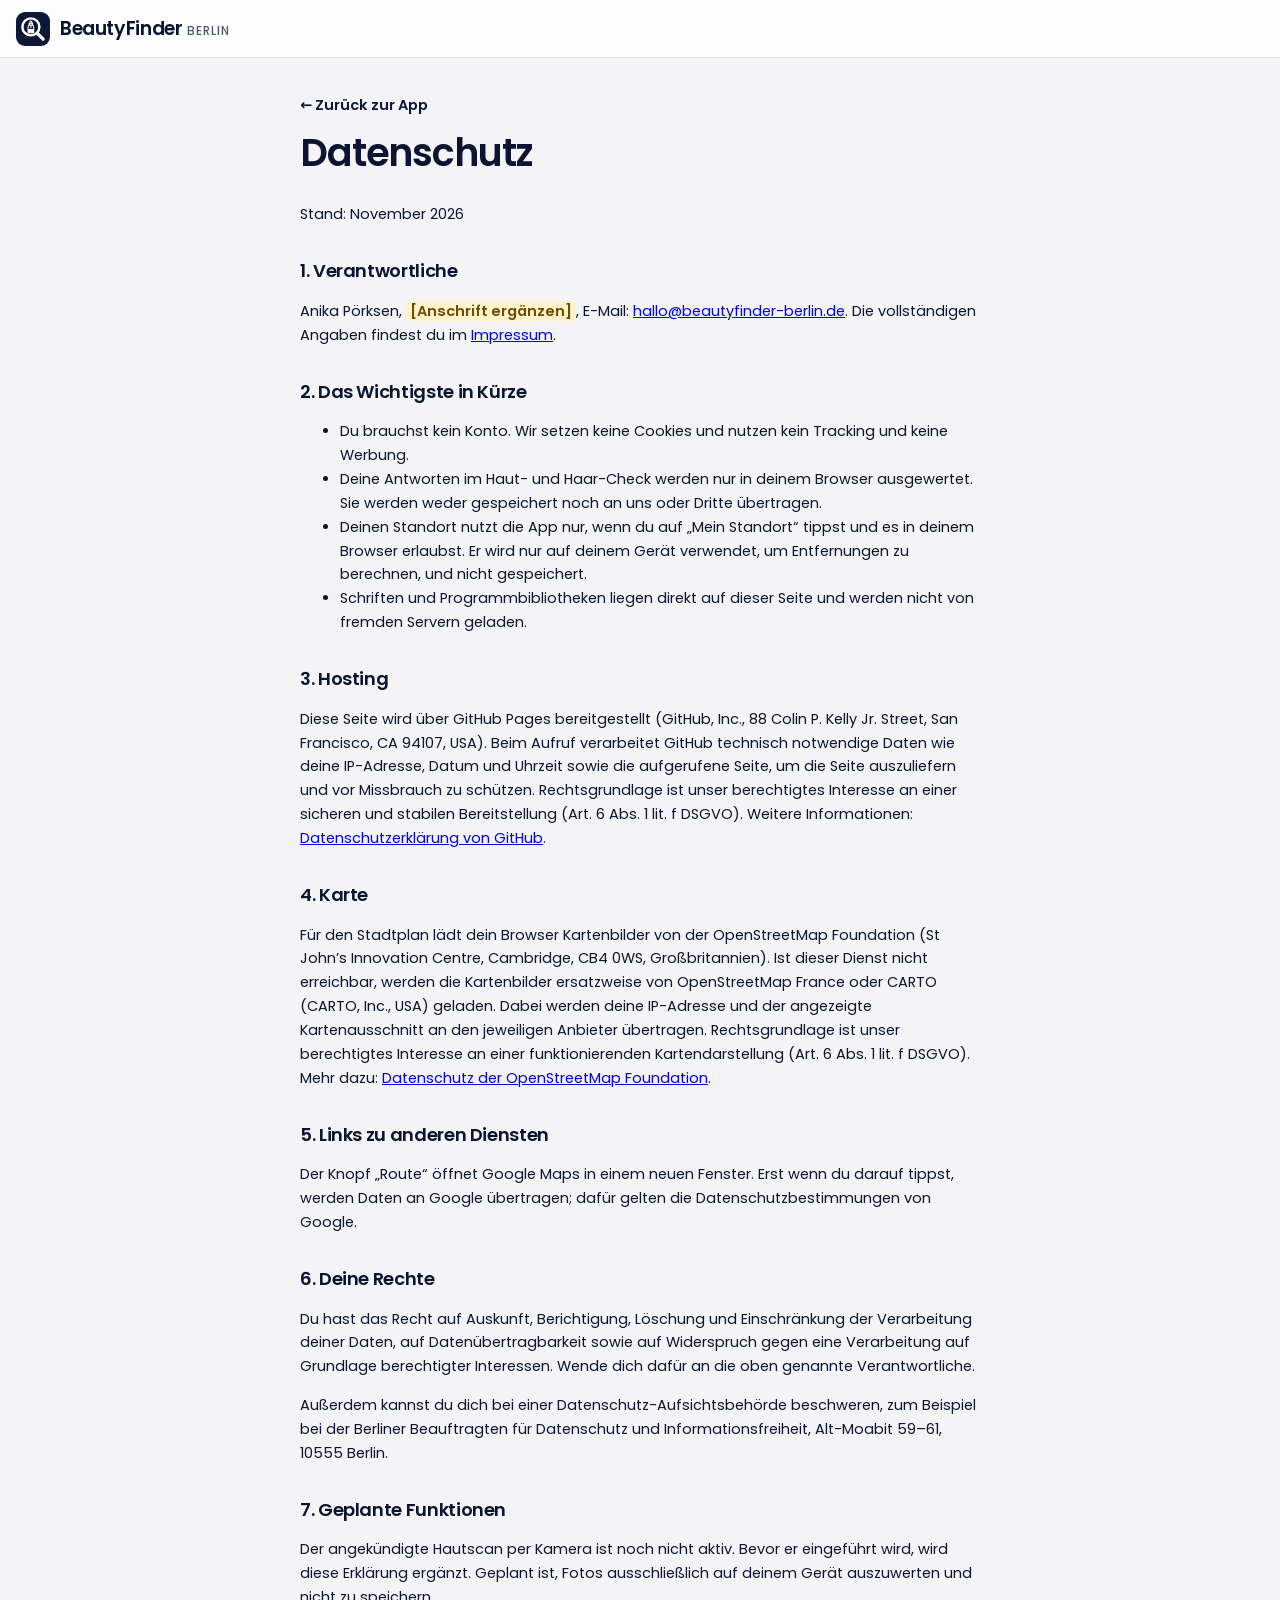
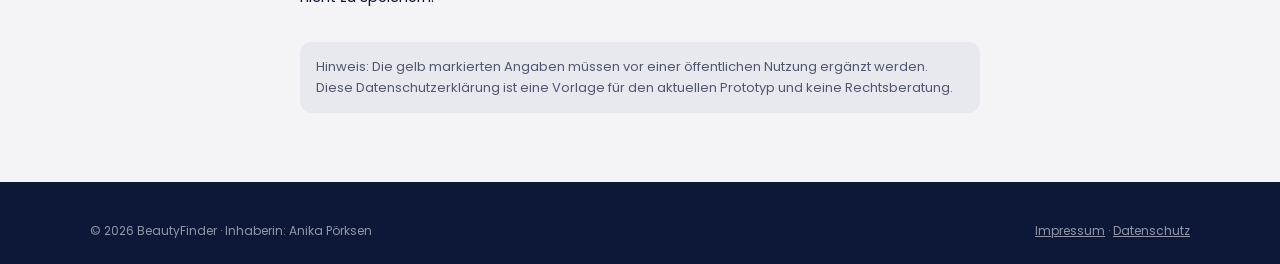
<file: datenschutz.html>
<!doctype html>
<html lang="de">
<head>
  <meta charset="utf-8">
  <meta name="viewport" content="width=device-width, initial-scale=1, viewport-fit=cover">
  <title>Datenschutz · BeautyFinder Berlin</title>
  <meta name="description" content="Datenschutzerklärung von BeautyFinder Berlin">
  <meta name="theme-color" content="#0d1838">
  <link rel="icon" href="icons/icon.svg" type="image/svg+xml">
  <link rel="icon" href="icons/icon-32.png" sizes="32x32" type="image/png">
  <link rel="apple-touch-icon" href="icons/apple-touch-icon.png">
  <link rel="manifest" href="manifest.webmanifest">
  <meta name="apple-mobile-web-app-title" content="BeautyFinder">
  <meta name="application-name" content="BeautyFinder">
  <meta name="apple-mobile-web-app-capable" content="yes">
  <meta name="mobile-web-app-capable" content="yes">
  <meta name="apple-mobile-web-app-status-bar-style" content="default">
  <link rel="stylesheet" href="css/styles.css">
</head>
<body class="legal-page">
  <header class="topbar">
    <a class="brand" href="./" style="text-decoration:none;color:inherit"><span class="logo" aria-hidden="true"><svg viewBox="0 0 64 64">
        <circle cx="28" cy="28" r="16" class="lg-ring"/><path d="M40 40 L51 51" class="lg-handle"/>
        <g class="lg-line"><path d="M26.2 21v-2.4a1.8 1.8 0 0 1 3.6 0V21"/><rect x="24.6" y="21" width="6.8" height="3.6" rx="0.9"/><path d="M25.6 24.6c-1.9.6-2.9 2-2.9 4V37a2 2 0 0 0 2 2h6.6a2 2 0 0 0 2-2v-8.4c0-2-1-3.4-2.9-4"/><path d="M28 24.6v5"/></g><path d="M22.7 32.2h10.6V37a2 2 0 0 1-2 2h-6.6a2 2 0 0 1-2-2z" class="lg-fg"/>
      </svg></span><span>BeautyFinder <small>Berlin</small></span></a>
  </header>
  <main class="legal">
    <a class="back" href="./">← Zurück zur App</a>
    <h1>Datenschutz</h1>
    <p>Stand: November 2026</p>

    <h2>1. Verantwortliche</h2>
    <p>Anika Pörksen, <span class="todo">[Anschrift ergänzen]</span>, E-Mail: <a href="mailto:hallo@beautyfinder-berlin.de">hallo@beautyfinder-berlin.de</a>.
    Die vollständigen Angaben findest du im <a href="impressum.html">Impressum</a>.</p>

    <h2>2. Das Wichtigste in Kürze</h2>
    <ul>
      <li>Du brauchst kein Konto. Wir setzen keine Cookies und nutzen kein Tracking und keine Werbung.</li>
      <li>Deine Antworten im Haut- und Haar-Check werden nur in deinem Browser ausgewertet. Sie werden weder gespeichert noch an uns oder Dritte übertragen.</li>
      <li>Deinen Standort nutzt die App nur, wenn du auf „Mein Standort“ tippst und es in deinem Browser erlaubst. Er wird nur auf deinem Gerät verwendet, um Entfernungen zu berechnen, und nicht gespeichert.</li>
      <li>Schriften und Programmbibliotheken liegen direkt auf dieser Seite und werden nicht von fremden Servern geladen.</li>
    </ul>

    <h2>3. Hosting</h2>
    <p>Diese Seite wird über GitHub Pages bereitgestellt (GitHub, Inc., 88 Colin P. Kelly Jr. Street, San Francisco, CA 94107, USA).
    Beim Aufruf verarbeitet GitHub technisch notwendige Daten wie deine IP-Adresse, Datum und Uhrzeit sowie die aufgerufene Seite,
    um die Seite auszuliefern und vor Missbrauch zu schützen. Rechtsgrundlage ist unser berechtigtes Interesse an einer sicheren
    und stabilen Bereitstellung (Art. 6 Abs. 1 lit. f DSGVO). Weitere Informationen:
    <a href="https://docs.github.com/de/site-policy/privacy-policies/github-general-privacy-statement" target="_blank" rel="noopener">Datenschutzerklärung von GitHub</a>.</p>

    <h2>4. Karte</h2>
    <p>Für den Stadtplan lädt dein Browser Kartenbilder von der OpenStreetMap Foundation (St John’s Innovation Centre, Cambridge, CB4 0WS, Großbritannien).
    Ist dieser Dienst nicht erreichbar, werden die Kartenbilder ersatzweise von OpenStreetMap France oder CARTO (CARTO, Inc., USA) geladen.
    Dabei werden deine IP-Adresse und der angezeigte Kartenausschnitt an den jeweiligen Anbieter übertragen.
    Rechtsgrundlage ist unser berechtigtes Interesse an einer funktionierenden Kartendarstellung (Art. 6 Abs. 1 lit. f DSGVO).
    Mehr dazu: <a href="https://osmfoundation.org/wiki/Privacy_Policy" target="_blank" rel="noopener">Datenschutz der OpenStreetMap Foundation</a>.</p>

    <h2>5. Links zu anderen Diensten</h2>
    <p>Der Knopf „Route“ öffnet Google Maps in einem neuen Fenster. Erst wenn du darauf tippst, werden Daten an Google übertragen;
    dafür gelten die Datenschutzbestimmungen von Google.</p>

    <h2>6. Deine Rechte</h2>
    <p>Du hast das Recht auf Auskunft, Berichtigung, Löschung und Einschränkung der Verarbeitung deiner Daten, auf Datenübertragbarkeit
    sowie auf Widerspruch gegen eine Verarbeitung auf Grundlage berechtigter Interessen. Wende dich dafür an die oben genannte Verantwortliche.</p>
    <p>Außerdem kannst du dich bei einer Datenschutz-Aufsichtsbehörde beschweren, zum Beispiel bei der Berliner Beauftragten für Datenschutz
    und Informationsfreiheit, Alt-Moabit 59–61, 10555 Berlin.</p>

    <h2>7. Geplante Funktionen</h2>
    <p>Der angekündigte Hautscan per Kamera ist noch nicht aktiv. Bevor er eingeführt wird, wird diese Erklärung ergänzt.
    Geplant ist, Fotos ausschließlich auf deinem Gerät auszuwerten und nicht zu speichern.</p>

    <p class="note">Hinweis: Die gelb markierten Angaben müssen vor einer öffentlichen Nutzung ergänzt werden.
    Diese Datenschutzerklärung ist eine Vorlage für den aktuellen Prototyp und keine Rechtsberatung.</p>
  </main>
  <footer class="site-footer">
    <div class="footer-bottom" style="margin-top:0;border-top:0;padding-top:0">
      <span>© 2026 BeautyFinder · Inhaberin: Anika Pörksen</span>
      <span><a href="impressum.html" style="color:inherit">Impressum</a> · <a href="datenschutz.html" style="color:inherit">Datenschutz</a></span>
    </div>
  </footer>
</body>
</html>
</file>
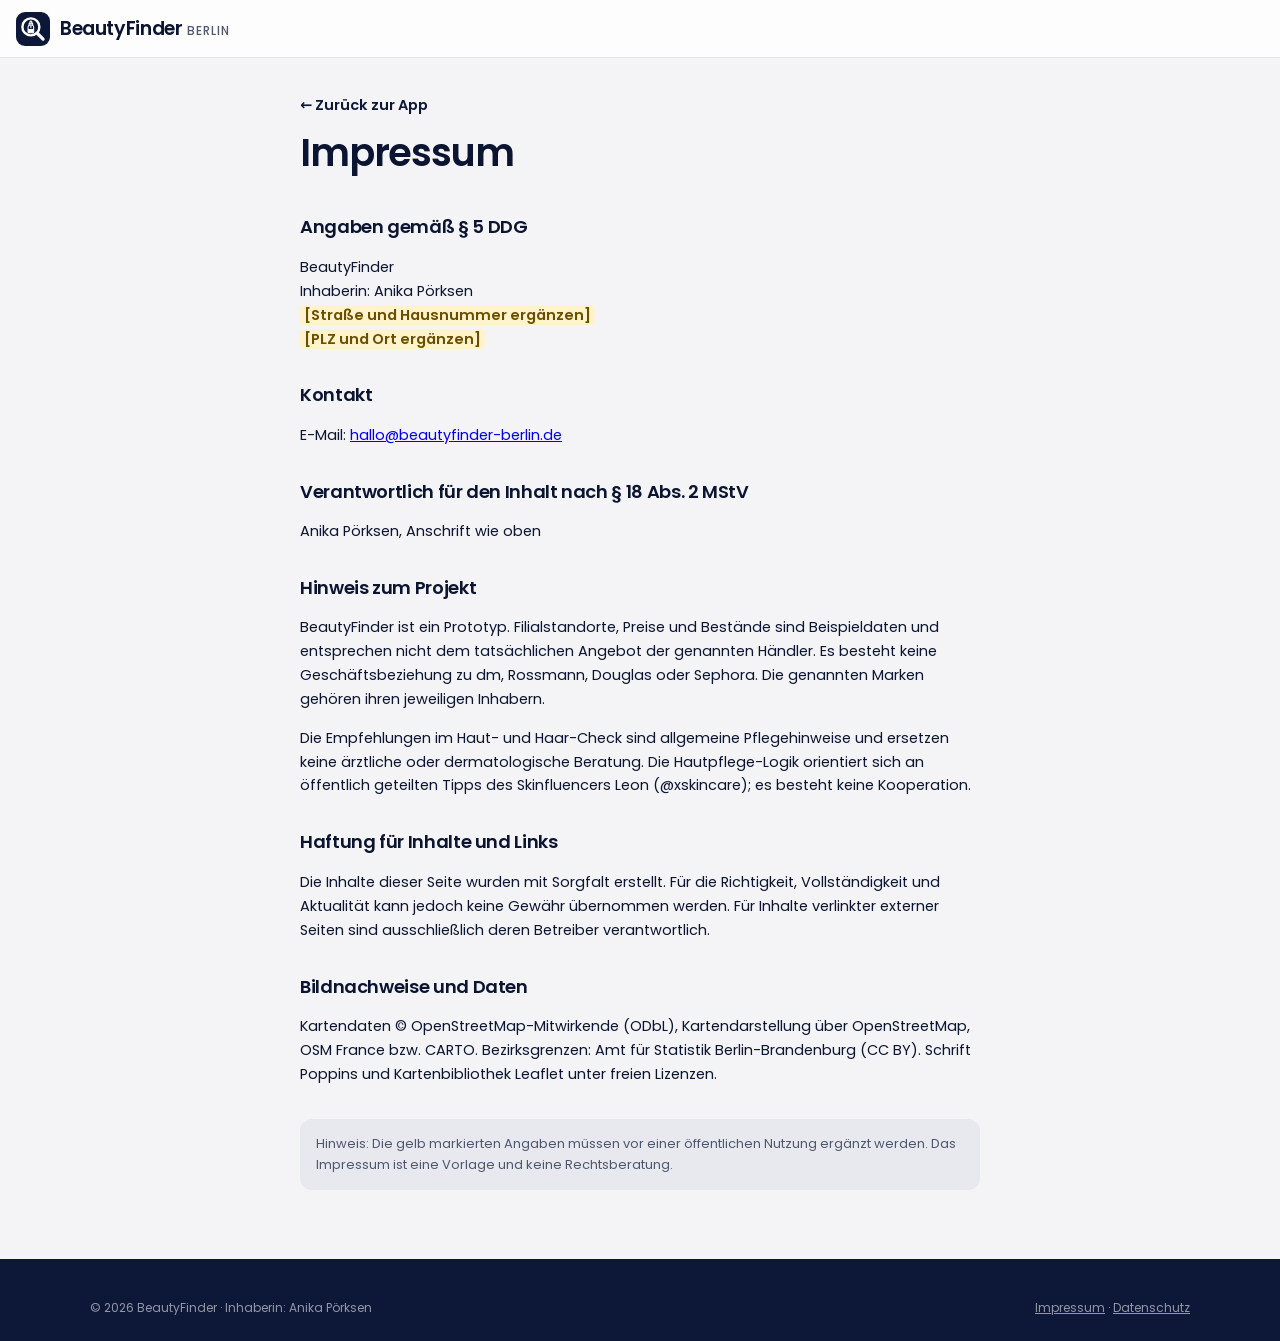
<file: impressum.html>
<!doctype html>
<html lang="de">
<head>
  <meta charset="utf-8">
  <meta name="viewport" content="width=device-width, initial-scale=1, viewport-fit=cover">
  <title>Impressum · BeautyFinder Berlin</title>
  <meta name="description" content="Impressum von BeautyFinder Berlin">
  <meta name="theme-color" content="#0d1838">
  <link rel="icon" href="icons/icon.svg" type="image/svg+xml">
  <link rel="icon" href="icons/icon-32.png" sizes="32x32" type="image/png">
  <link rel="apple-touch-icon" href="icons/apple-touch-icon.png">
  <link rel="manifest" href="manifest.webmanifest">
  <meta name="apple-mobile-web-app-title" content="BeautyFinder">
  <meta name="application-name" content="BeautyFinder">
  <meta name="apple-mobile-web-app-capable" content="yes">
  <meta name="mobile-web-app-capable" content="yes">
  <meta name="apple-mobile-web-app-status-bar-style" content="default">
  <link rel="stylesheet" href="css/styles.css">
</head>
<body class="legal-page">
  <header class="topbar">
    <a class="brand" href="./" style="text-decoration:none;color:inherit"><span class="logo" aria-hidden="true"><svg viewBox="0 0 64 64">
        <circle cx="28" cy="28" r="16" class="lg-ring"/><path d="M40 40 L51 51" class="lg-handle"/>
        <g class="lg-line"><path d="M26.2 21v-2.4a1.8 1.8 0 0 1 3.6 0V21"/><rect x="24.6" y="21" width="6.8" height="3.6" rx="0.9"/><path d="M25.6 24.6c-1.9.6-2.9 2-2.9 4V37a2 2 0 0 0 2 2h6.6a2 2 0 0 0 2-2v-8.4c0-2-1-3.4-2.9-4"/><path d="M28 24.6v5"/></g><path d="M22.7 32.2h10.6V37a2 2 0 0 1-2 2h-6.6a2 2 0 0 1-2-2z" class="lg-fg"/>
      </svg></span><span>BeautyFinder <small>Berlin</small></span></a>
  </header>
  <main class="legal">
    <a class="back" href="./">← Zurück zur App</a>
    <h1>Impressum</h1>

    <h2>Angaben gemäß § 5 DDG</h2>
    <p>BeautyFinder<br>
    Inhaberin: Anika Pörksen<br>
    <span class="todo">[Straße und Hausnummer ergänzen]</span><br>
    <span class="todo">[PLZ und Ort ergänzen]</span></p>

    <h2 id="kontakt">Kontakt</h2>
    <p>E-Mail: <a href="mailto:hallo@beautyfinder-berlin.de">hallo@beautyfinder-berlin.de</a></p>

    <h2>Verantwortlich für den Inhalt nach § 18 Abs. 2 MStV</h2>
    <p>Anika Pörksen, Anschrift wie oben</p>

    <h2>Hinweis zum Projekt</h2>
    <p>BeautyFinder ist ein Prototyp. Filialstandorte, Preise und Bestände sind Beispieldaten und
    entsprechen nicht dem tatsächlichen Angebot der genannten Händler. Es besteht keine Geschäftsbeziehung
    zu dm, Rossmann, Douglas oder Sephora. Die genannten Marken gehören ihren jeweiligen Inhabern.</p>
    <p>Die Empfehlungen im Haut- und Haar-Check sind allgemeine Pflegehinweise und ersetzen keine ärztliche
    oder dermatologische Beratung. Die Hautpflege-Logik orientiert sich an öffentlich geteilten Tipps des
    Skinfluencers Leon (@xskincare); es besteht keine Kooperation.</p>

    <h2>Haftung für Inhalte und Links</h2>
    <p>Die Inhalte dieser Seite wurden mit Sorgfalt erstellt. Für die Richtigkeit, Vollständigkeit und
    Aktualität kann jedoch keine Gewähr übernommen werden. Für Inhalte verlinkter externer Seiten sind
    ausschließlich deren Betreiber verantwortlich.</p>

    <h2>Bildnachweise und Daten</h2>
    <p>Kartendaten © OpenStreetMap-Mitwirkende (ODbL), Kartendarstellung über OpenStreetMap, OSM France bzw. CARTO.
    Bezirksgrenzen: Amt für Statistik Berlin-Brandenburg (CC BY). Schrift Poppins und Kartenbibliothek Leaflet unter freien Lizenzen.</p>

    <p class="note">Hinweis: Die gelb markierten Angaben müssen vor einer öffentlichen Nutzung ergänzt werden.
    Das Impressum ist eine Vorlage und keine Rechtsberatung.</p>
  </main>
  <footer class="site-footer">
    <div class="footer-bottom" style="margin-top:0;border-top:0;padding-top:0">
      <span>© 2026 BeautyFinder · Inhaberin: Anika Pörksen</span>
      <span><a href="impressum.html" style="color:inherit">Impressum</a> · <a href="datenschutz.html" style="color:inherit">Datenschutz</a></span>
    </div>
  </footer>
</body>
</html>
</file>
<file: css/styles.css>
/* Layout: Mobil = Suche · Karte · Liste untereinander; Desktop = Seitenleiste links, Karte rechts.
   Palette: Navy als Grundton für Schrift und Akzente, kühle helle Flächen.
   Schrift: Poppins überall – rund, modern und klar (SIL Open Font License, lokal eingebunden). */
@font-face { font-family: "Poppins"; src: url("../fonts/poppins-latin-300-normal.woff2") format("woff2"); font-weight: 300; font-style: normal; font-display: swap; }
@font-face { font-family: "Poppins"; src: url("../fonts/poppins-latin-400-normal.woff2") format("woff2"); font-weight: 400; font-style: normal; font-display: swap; }
@font-face { font-family: "Poppins"; src: url("../fonts/poppins-latin-500-normal.woff2") format("woff2"); font-weight: 500; font-style: normal; font-display: swap; }
@font-face { font-family: "Poppins"; src: url("../fonts/poppins-latin-600-normal.woff2") format("woff2"); font-weight: 600; font-style: normal; font-display: swap; }
@font-face { font-family: "Poppins"; src: url("../fonts/poppins-latin-700-normal.woff2") format("woff2"); font-weight: 700; font-style: normal; font-display: swap; }

:root {
  --bg: #f4f4f6;
  --surface: #ffffff;
  --surface-2: #e8e9ee;
  --text: #0b1430;
  --muted: #4f5770;
  --border: #d9dbe3;
  --accent: #0d1838;
  --accent-strong: #060d24;
  --accent-soft: #e3e5ec;
  --on-accent: #ffffff;
  --ok: #1d8a52;
  --warn: #c27c0e;
  --off: #9aa2b6;
  --map-bg: #e8e9ee;
  --district-label: #1c2747;
  --shadow: 0 1px 2px rgb(20 33 61 / .05), 0 8px 28px rgb(20 33 61 / .08);
  --shadow-sm: 0 1px 2px rgb(20 33 61 / .06), 0 2px 8px rgb(20 33 61 / .05);
  --font-body: "Poppins", system-ui, -apple-system, "Segoe UI", Roboto, sans-serif;
  --font-head: var(--font-body);
  --radius: 14px;
  --topbar-h: 58px;
  --tabbar-h: 64px;
  color-scheme: light;
}
@media (prefers-color-scheme: dark) {
  :root:not([data-theme="light"]) {
    --bg: #070c1a; --surface: #0e1528; --surface-2: #161f37; --text: #e7ebf4; --muted: #9ba6c1;
    --border: #212b45; --accent: #c2cbe0; --accent-strong: #dde3f0; --accent-soft: #18223d; --on-accent: #070c1a;
    --ok: #46c985; --warn: #eda740; --off: #6c7792; --map-bg: #0e1528; --district-label: #b3bcd2;
    --shadow: 0 1px 2px rgb(0 0 0 / .35), 0 8px 28px rgb(0 0 0 / .4);
    --shadow-sm: 0 1px 2px rgb(0 0 0 / .3), 0 2px 8px rgb(0 0 0 / .22);
    color-scheme: dark;
  }
}
:root[data-theme="dark"] {
  --bg: #070c1a; --surface: #0e1528; --surface-2: #161f37; --text: #e7ebf4; --muted: #9ba6c1;
  --border: #212b45; --accent: #c2cbe0; --accent-strong: #dde3f0; --accent-soft: #18223d; --on-accent: #070c1a;
  --ok: #46c985; --warn: #eda740; --off: #6c7792; --map-bg: #0e1528; --district-label: #b3bcd2;
  --shadow: 0 1px 2px rgb(0 0 0 / .35), 0 8px 28px rgb(0 0 0 / .4);
  --shadow-sm: 0 1px 2px rgb(0 0 0 / .3), 0 2px 8px rgb(0 0 0 / .22);
  color-scheme: dark;
}

* { box-sizing: border-box; }
html, body { margin: 0; }
body {
  font: 14.5px/1.55 var(--font-body);
  background: var(--bg);
  color: var(--text);
  padding-bottom: calc(var(--tabbar-h) + env(safe-area-inset-bottom));
  -webkit-font-smoothing: antialiased;
}
h1, h2, h3 { font-family: var(--font-head); font-weight: 600; letter-spacing: -.02em; text-wrap: balance; }
.intro-text, .empty-state > p { font-size: 16px; line-height: 1.6; }
button { font: inherit; color: inherit; cursor: pointer; }
button:focus-visible, a:focus-visible, input:focus-visible { outline: 2px solid var(--accent); outline-offset: 2px; }
.muted { color: var(--muted); }
[hidden] { display: none !important; }
.ic { width: 18px; height: 18px; flex: none; fill: none; stroke: currentColor; stroke-width: 1.8; stroke-linecap: round; stroke-linejoin: round; vertical-align: -3px; }
.ic.sm { width: 14px; height: 14px; vertical-align: -2px; }

/* ---------- Topbar ---------- */
.topbar {
  position: sticky; top: 0; z-index: 1001;
  height: var(--topbar-h);
  display: flex; align-items: center; justify-content: space-between;
  padding: 0 max(16px, env(safe-area-inset-right, 0px)) 0 max(16px, env(safe-area-inset-left, 0px));
  background: color-mix(in srgb, var(--surface) 82%, transparent);
  -webkit-backdrop-filter: saturate(1.6) blur(14px); backdrop-filter: saturate(1.6) blur(14px);
  border-bottom: 1px solid color-mix(in srgb, var(--border) 70%, transparent);
}
.brand { display: flex; align-items: center; gap: 10px; font-family: var(--font-head); font-weight: 600; font-size: 19px; letter-spacing: -.02em; }
.brand small { font-family: var(--font-body); font-weight: 500; color: var(--muted); font-size: 12px; letter-spacing: .08em; text-transform: uppercase; }
.logo {
  width: 34px; height: 34px; border-radius: 9px; display: grid; place-items: center; flex: none;
  background: var(--accent);
}
.logo svg { width: 34px; height: 34px; }
.logo .lg-fg { fill: var(--on-accent); }
.logo .lg-ring { fill: none; stroke: var(--on-accent); stroke-width: 4.5; }
.logo .lg-handle { stroke: var(--on-accent); stroke-width: 6; stroke-linecap: round; }
.logo .lg-line { fill: none; stroke: var(--on-accent); stroke-width: 2; stroke-linecap: round; stroke-linejoin: round; }
.demo-badge {
  font-size: 11px; font-weight: 600; letter-spacing: .05em; text-transform: uppercase;
  padding: 4px 10px; border-radius: 999px; background: var(--surface-2); color: var(--muted); border: 1px solid var(--border);
}

/* ---------- Tabs ---------- */
.tab { display: none; }
.tab.active { display: block; }

.tabbar {
  position: fixed; left: 0; right: 0; bottom: 0; z-index: 1001;
  height: calc(var(--tabbar-h) + env(safe-area-inset-bottom));
  padding-bottom: env(safe-area-inset-bottom);
  display: flex; background: var(--surface); border-top: 1px solid var(--border);
}
.tab-btn {
  flex: 1; border: 0; background: none; display: flex; flex-direction: column; align-items: center; justify-content: center;
  gap: 3px; font-size: 12px; font-weight: 600; color: var(--muted);
}
.tab-btn .ic { width: 22px; height: 22px; }
.tab-btn.active { color: var(--accent); }

/* ---------- Suche ---------- */
#tab-search.active { display: grid; grid-template-columns: minmax(0, 1fr); grid-template-areas: "search" "map" "results"; }
.search-panel, .results-pane, .map-pane { min-width: 0; }
.layout { display: contents; }
.search-panel {
  grid-area: search; background: var(--surface); border-bottom: 1px solid var(--border);
  padding-block: 14px 10px; padding-left: max(16px, env(safe-area-inset-left, 0px)); padding-right: max(16px, env(safe-area-inset-right, 0px));
}
.results-pane {
  grid-area: results; min-width: 0;
  padding-block: 14px 28px; padding-left: max(16px, env(safe-area-inset-left, 0px)); padding-right: max(16px, env(safe-area-inset-right, 0px));
}
.map-pane { grid-area: map; position: relative; }
#map { height: 44vh; min-height: 280px; background: var(--map-bg); }
.map-fallback { padding: 24px; text-align: center; color: var(--muted); }

.search-box {
  position: relative; display: flex; align-items: center; gap: 10px;
  background: var(--surface-2); border: 1px solid transparent; border-radius: 12px; padding: 0 12px;
  transition: border-color .15s, box-shadow .15s, background .15s;
}
.search-box:focus-within { background: var(--surface); border-color: var(--accent); box-shadow: 0 0 0 4px var(--accent-soft); }
.search-box > svg { width: 20px; height: 20px; flex: none; fill: none; stroke: var(--muted); stroke-width: 2; stroke-linecap: round; }
.search-box input {
  flex: 1; min-width: 0; border: 0; outline: 0; background: none; color: var(--text);
  font: inherit; font-size: 16px; padding: 13px 0;
}
.search-box input::placeholder { color: var(--muted); }
.search-box input::-webkit-search-cancel-button { display: none; }
.icon-btn { border: 0; background: none; color: var(--muted); padding: 6px; border-radius: 6px; }

.suggestions {
  position: absolute; left: 0; right: 0; top: calc(100% + 6px); z-index: 1002;
  list-style: none; margin: 0; padding: 6px; background: var(--surface);
  border: 1px solid var(--border); border-radius: 12px; box-shadow: var(--shadow);
}
.suggestions li { padding: 10px; border-radius: 8px; cursor: pointer; }
.suggestions li b { color: var(--accent); font-weight: 600; }
.suggestions li:hover, .suggestions li[aria-selected="true"] { background: var(--surface-2); }
.suggestions li.none { cursor: default; color: var(--muted); font-size: 14px; }

.filters { display: flex; gap: 6px; margin-top: 12px; overflow-x: auto; scrollbar-width: none; }
.chip {
  flex: none; display: inline-flex; align-items: center; gap: 6px;
  border: 1px solid var(--border); background: var(--surface); border-radius: 999px;
  padding: 5px 12px; font-size: 13px; font-weight: 600; color: var(--muted);
}
.chip[data-chain]::before { content: ""; width: 8px; height: 8px; border-radius: 50%; background: var(--c); opacity: .35; }
.chip.on { border-color: var(--accent); color: var(--accent); background: var(--accent-soft); }
.chip.on::before { opacity: 1; }
.filter-row { display: flex; align-items: center; justify-content: space-between; margin-top: 10px; font-size: 14px; }
.toggle { display: flex; align-items: center; gap: 8px; cursor: pointer; color: var(--text); }
.toggle input { accent-color: var(--accent); width: 16px; height: 16px; }
.link-btn { display: inline-flex; align-items: center; gap: 5px; border: 0; background: none; color: var(--accent); font-weight: 600; padding: 4px 0; }

.legend {
  position: absolute; left: 10px; top: 10px; z-index: 500; display: flex; gap: 12px;
  background: var(--surface); color: var(--text); padding: 6px 12px; border-radius: 999px; font-size: 12px;
  box-shadow: var(--shadow); border: 1px solid var(--border);
}
.legend span { display: flex; align-items: center; gap: 5px; }
.dot { width: 9px; height: 9px; border-radius: 50%; display: inline-block; }
.dot.in { background: var(--ok); } .dot.low { background: var(--warn); } .dot.out { background: var(--off); }

/* Bezirke auf der Karte */
.district-label.leaflet-tooltip {
  background: none; border: 0; box-shadow: none; padding: 0;
  font: 600 10.5px/1.1 var(--font-body); letter-spacing: .06em; text-transform: uppercase;
  color: var(--district-label); text-shadow: 0 0 3px var(--surface), 0 0 3px var(--surface); white-space: nowrap; pointer-events: none;
}
.district-label.leaflet-tooltip::before { display: none; }

/* Leere Ansicht */
.empty-state { padding: 12px 0; }
.empty-state h2 { margin: 0 0 8px; font-size: 28px; font-weight: 600; letter-spacing: -.03em; }
.empty-state p { margin: 0 0 16px; color: var(--muted); max-width: 60ch; }
.popular > span { font-size: 11px; color: var(--muted); font-weight: 600; letter-spacing: .07em; text-transform: uppercase; }
#popular-list { display: flex; flex-wrap: wrap; gap: 6px; margin-top: 8px; }
.chip.pop { color: var(--text); }
.chip.pop:hover { border-color: var(--accent); color: var(--accent); }

/* Nutzen auf der Startseite (nach Nutzertest ergänzt) */
.benefits { list-style: none; margin: 4px 0 26px; padding: 0; display: grid; gap: 10px; }
.benefits li { display: flex; gap: 12px; align-items: flex-start; background: var(--surface); border-radius: 12px; padding: 12px 14px; box-shadow: var(--shadow-sm); }
.benefits .ic { width: 20px; height: 20px; color: var(--accent); margin-top: 2px; }
.benefits b { display: block; font-size: 14px; color: var(--text); }
.benefits span { font-size: 13px; color: var(--muted); line-height: 1.45; }

/* Stöbern nach Kategorie */
.browse { margin: 8px 0 26px; }
.browse-label, .popular > span { display: block; font-size: 11px; color: var(--muted); font-weight: 600; letter-spacing: .07em; text-transform: uppercase; }
.seg { display: inline-flex; gap: 2px; padding: 3px; margin-top: 10px; border-radius: 999px; background: var(--surface-2); }
.seg button { border: 0; background: none; border-radius: 999px; padding: 6px 14px; font-size: 13px; font-weight: 600; color: var(--muted); }
.seg button.on { background: var(--surface); color: var(--text); box-shadow: var(--shadow-sm); }
.browse-list { list-style: none; margin: 14px 0 0; padding: 0; display: flex; flex-direction: column; gap: 16px; }
.browse-cat { display: block; font-size: 12px; font-weight: 600; color: var(--accent); margin-bottom: 6px; }
.browse-group ul { list-style: none; margin: 0; padding: 0; background: var(--surface); border-radius: 12px; box-shadow: var(--shadow-sm); overflow: hidden; }
.browse-group li + li { border-top: 1px solid var(--surface-2); }
.browse-item {
  width: 100%; display: flex; justify-content: space-between; align-items: baseline; gap: 12px; text-align: left;
  border: 0; background: none; padding: 11px 14px; font-size: 14px;
}
.browse-item:hover { background: var(--accent-soft); }
.browse-price { flex: none; color: var(--muted); font-size: 13px; font-variant-numeric: tabular-nums; }

/* Produktkarte */
.product-card { background: var(--surface); border-radius: 18px; padding: 18px; box-shadow: var(--shadow); }
.pc-top { display: flex; justify-content: space-between; gap: 12px; align-items: flex-start; }
.pc-brand { font-size: 11px; font-weight: 700; color: var(--accent); text-transform: uppercase; letter-spacing: .08em; }
.pc-name { font-family: var(--font-head); font-weight: 600; font-size: 18px; letter-spacing: -.015em; }
.pc-price { font-weight: 700; white-space: nowrap; font-variant-numeric: tabular-nums; }
.pc-meta { display: flex; flex-wrap: wrap; gap: 6px; align-items: center; margin-top: 12px; font-size: 13px; }
.chain-tag {
  display: inline-flex; align-items: center; gap: 5px; background: var(--surface-2); color: var(--text);
  border-radius: 6px; padding: 2px 8px; font-weight: 600; font-size: 12px;
}
.chain-tag::before, .r-chain::before { content: ""; width: 7px; height: 7px; border-radius: 50%; background: var(--c); flex: none; }
.pc-avail { color: var(--muted); margin-left: auto; }
.pc-avail b { color: var(--ok); }

.results-summary { margin: 16px 0 10px; font-size: 14px; }

/* Ergebnisliste */
.results { list-style: none; margin: 0; padding: 0; display: flex; flex-direction: column; gap: 8px; }
.result {
  display: grid; grid-template-columns: 1fr auto; gap: 4px 12px; align-items: start;
  background: var(--surface); border: 1px solid transparent; border-radius: var(--radius); padding: 14px 16px;
  box-shadow: var(--shadow-sm); cursor: pointer; transition: border-color .15s, box-shadow .15s;
}
.result:hover, .result.active { border-color: var(--accent); box-shadow: 0 0 0 3px var(--accent-soft); }
.result.out { opacity: .65; }
.r-chain {
  grid-column: 1; display: inline-flex; align-items: center; gap: 6px; justify-self: start;
  font-size: 11px; font-weight: 700; letter-spacing: .07em; text-transform: uppercase; color: var(--muted);
}
.r-main { grid-column: 1; min-width: 0; }
.r-title { font-weight: 600; }
.r-sub { font-size: 13px; color: var(--muted); margin-top: 2px; font-variant-numeric: tabular-nums; }
.r-actions { display: flex; gap: 6px; margin-top: 10px; flex-wrap: wrap; }
.ghost-btn {
  display: inline-flex; align-items: center; gap: 5px;
  border: 1px solid var(--border); background: var(--surface); border-radius: 8px; padding: 5px 11px;
  font-size: 13px; font-weight: 600; text-decoration: none; color: var(--text); white-space: nowrap;
}
.ghost-btn:hover { border-color: var(--accent); color: var(--accent); }
.r-status { grid-column: 2; grid-row: 1 / span 2; text-align: right; display: flex; flex-direction: column; align-items: flex-end; gap: 4px; }
.pill {
  display: inline-flex; align-items: center; gap: 5px;
  font-size: 12px; font-weight: 600; white-space: nowrap; padding: 3px 9px; border-radius: 999px;
  color: var(--s); background: color-mix(in srgb, var(--s) 13%, transparent);
}
.pill::before { content: ""; width: 6px; height: 6px; border-radius: 50%; background: var(--s); }
.r-status small { color: var(--muted); font-size: 12px; white-space: nowrap; font-variant-numeric: tabular-nums; }
.no-results { color: var(--muted); padding: 12px; }

/* Karte – Marker & Popups */
.user-pin span {
  display: block; width: 18px; height: 18px; border-radius: 50%; background: var(--accent);
  border: 3px solid #fff; box-shadow: 0 0 0 6px color-mix(in srgb, var(--accent) 25%, transparent);
}
.leaflet-container { font-family: var(--font-body); background: var(--map-bg); }
/* OSM-Karte farblich an das Blau/Grau-Design angleichen */
.base-tiles { filter: grayscale(1) sepia(.1) hue-rotate(185deg) saturate(1.1) brightness(1.03) contrast(.94); }
.dark-map .base-tiles { filter: grayscale(1) invert(1) brightness(.78) contrast(.9) sepia(.2) hue-rotate(180deg) saturate(1.4); }
.leaflet-popup-content-wrapper, .leaflet-popup-tip { background: var(--surface); color: var(--text); box-shadow: var(--shadow); }
.leaflet-popup-content-wrapper { border-radius: 12px; }
.leaflet-popup-content { margin: 10px 14px; font-size: 13px; line-height: 1.45; }
.leaflet-container a.leaflet-popup-close-button { color: var(--muted); }
.leaflet-control-zoom a { background: var(--surface); color: var(--text); border-color: var(--border) !important; }
.leaflet-control-attribution { background: color-mix(in srgb, var(--surface) 80%, transparent) !important; color: var(--muted); }
.leaflet-control-attribution a { color: var(--accent); }
.popup div { margin-top: 4px; }

/* ---------- Haut-Check ---------- */
.eyebrow {
  margin: 0 0 8px; font-size: 11px; font-weight: 600; letter-spacing: .1em; text-transform: uppercase; color: var(--accent);
}
.skin-wrap {
  max-width: 680px; margin: 0 auto;
  padding-block: 32px 40px; padding-left: max(20px, env(safe-area-inset-left, 0px)); padding-right: max(20px, env(safe-area-inset-right, 0px));
}

/* Start */
.intro-title { margin: 0; font-size: clamp(28px, 6.4vw, 40px); line-height: 1.12; font-weight: 600; letter-spacing: -.03em; }
.intro-text { margin: 14px 0 0; color: var(--muted); font-size: 16px; max-width: 58ch; }
.intro-meta { display: flex; flex-wrap: wrap; gap: 8px 22px; margin-top: 22px; font-size: 13px; color: var(--muted); }
.intro-meta b { color: var(--text); font-weight: 600; }
.skin-intro .primary-btn { margin-top: 26px; }
.scan-teaser {
  display: flex; gap: 14px; align-items: flex-start; padding: 18px; border-radius: var(--radius); margin-top: 36px;
  background: var(--surface); box-shadow: var(--shadow-sm);
}
.scan-icon { width: 42px; height: 42px; border-radius: 12px; display: grid; place-items: center; background: var(--accent-soft); color: var(--accent); flex: none; }
.scan-icon .ic { width: 22px; height: 22px; }
.scan-teaser h3 { margin: 0 0 4px; font-size: 16px; display: flex; align-items: center; gap: 8px; }
.scan-teaser p { margin: 0; font-size: 14px; color: var(--muted); }
.soon { font-family: var(--font-body); font-size: 10px; font-weight: 700; letter-spacing: .08em; text-transform: uppercase; background: var(--accent); color: var(--on-accent); padding: 2px 7px; border-radius: 999px; }

/* Fragen */
.quiz-top { display: flex; justify-content: space-between; align-items: center; }
.quiz-count { font-size: 13px; color: var(--muted); font-variant-numeric: tabular-nums; }
.quiz-bar { height: 4px; border-radius: 999px; background: var(--surface-2); margin: 12px 0 30px; overflow: hidden; }
.quiz-bar span { display: block; height: 100%; width: 0; background: var(--accent); border-radius: inherit; transition: width .35s ease; }
.q-title { margin: 0; font-size: clamp(23px, 5.4vw, 30px); line-height: 1.2; font-weight: 600; letter-spacing: -.03em; }
.q-hint { margin: 10px 0 0; color: var(--muted); }
.options { display: flex; flex-direction: column; gap: 10px; margin-top: 24px; }
.option {
  display: flex; align-items: center; justify-content: space-between; gap: 14px; text-align: left; width: 100%;
  padding: 16px 18px; border-radius: 14px; border: 1px solid var(--border); background: var(--surface);
  transition: border-color .15s, background .15s, transform .1s;
}
.option:hover { border-color: color-mix(in srgb, var(--accent) 45%, var(--border)); }
.option:active { transform: scale(.99); }
.option.on { border-color: var(--accent); background: var(--accent-soft); }
.o-text { display: flex; flex-direction: column; gap: 2px; min-width: 0; }
.o-label { font-weight: 600; font-size: 16px; }
.o-desc { font-size: 13px; color: var(--muted); }
.o-check {
  width: 22px; height: 22px; flex: none; border-radius: 50%; border: 1.5px solid var(--border); background: var(--surface);
  display: grid; place-items: center; transition: background .15s, border-color .15s;
}
.options.multi .o-check { border-radius: 6px; }
.option.on .o-check { background: var(--accent); border-color: var(--accent); }
.option.on .o-check::after {
  content: ""; width: 9px; height: 5px; border: solid var(--on-accent); border-width: 0 0 2px 2px; transform: translateY(-1px) rotate(-45deg);
}
.skin-quiz .primary-btn { margin-top: 26px; }
.quiz-body.enter { animation: q-in .3s ease both; }
@keyframes q-in { from { opacity: .001; transform: translateX(14px); } to { opacity: 1; transform: none; } }

.primary-btn {
  width: 100%; border: 0; border-radius: 14px; padding: 15px; font-size: 16px; font-weight: 600;
  background: var(--accent); color: var(--on-accent); transition: background .15s, transform .1s;
  box-shadow: 0 6px 18px color-mix(in srgb, var(--accent) 28%, transparent);
}
.primary-btn:hover { background: var(--accent-strong); }
.primary-btn:active { transform: scale(.99); }
.secondary-btn {
  margin-top: 8px; border: 1px solid var(--border); background: var(--surface); color: var(--text);
  border-radius: 12px; padding: 11px 18px; font-weight: 600;
}
.secondary-btn:hover { border-color: var(--accent); color: var(--accent); }

/* Ergebnis */
.result-head h2 { margin: 0; font-size: clamp(24px, 5.6vw, 32px); line-height: 1.18; font-weight: 600; letter-spacing: -.03em; }
.profile-tags { display: flex; flex-wrap: wrap; gap: 6px; margin-top: 14px; }
.profile-tags span { font-size: 12px; font-weight: 600; padding: 5px 11px; border-radius: 999px; background: var(--surface); color: var(--text); box-shadow: var(--shadow-sm); }
.season-tip { margin-top: 22px; background: var(--accent-soft); border-radius: 14px; padding: 14px 16px; font-size: 14px; }
.season-tip b { color: var(--accent); }
.routine-cols { display: grid; gap: 26px; margin-top: 28px; }
.routine-col h3 { margin: 0 0 12px; font-size: 18px; display: flex; align-items: center; gap: 8px; }
.routine-col h3 .ic { color: var(--accent); width: 20px; height: 20px; }
.routine-col ol { list-style: none; margin: 0; padding: 0; display: flex; flex-direction: column; gap: 8px; }
.step {
  display: grid; grid-template-columns: auto 1fr; gap: 14px; align-items: start;
  background: var(--surface); border-radius: var(--radius); padding: 14px 16px; box-shadow: var(--shadow-sm);
}
.step-body { min-width: 0; }
.step-n {
  width: 26px; height: 26px; border-radius: 50%; display: grid; place-items: center; font-weight: 600; font-size: 12px;
  border: 1px solid var(--border); color: var(--muted); font-variant-numeric: tabular-nums;
}
.step-cat { font-size: 11px; text-transform: uppercase; letter-spacing: .09em; font-weight: 600; color: var(--muted); }
.step-prod { font-size: 15px; margin-top: 1px; }
.step-why { font-size: 12px; color: var(--accent); margin-top: 3px; }
.step-why.warn { color: var(--warn); }
.step-foot { display: flex; align-items: center; justify-content: space-between; gap: 10px; flex-wrap: wrap; margin-top: 10px; padding-top: 10px; border-top: 1px solid var(--surface-2); }
.step-note { font-size: 13px; color: var(--muted); margin-top: 3px; }
.step-where { font-size: 12px; color: var(--muted); display: flex; align-items: center; gap: 4px; min-width: 0; }
.tips { margin-top: 28px; }
.tips h3 { margin: 0 0 10px; font-size: 18px; }
.tips ul { margin: 0; padding: 0; list-style: none; display: flex; flex-direction: column; gap: 8px; }
.tips li { position: relative; padding-left: 18px; font-size: 14px; }
.tips li::before { content: ""; position: absolute; left: 2px; top: .6em; width: 6px; height: 6px; border-radius: 50%; background: var(--accent); }
.disclaimer { font-size: 12px; color: var(--muted); margin-top: 24px; }

/* ---------- Fußzeile ---------- */
.site-footer {
  background: var(--accent); color: color-mix(in srgb, var(--on-accent) 72%, transparent);
  padding-block: 40px 24px; padding-left: max(20px, env(safe-area-inset-left, 0px)); padding-right: max(20px, env(safe-area-inset-right, 0px));
  font-size: 14px;
}
.footer-inner { max-width: 1100px; margin: 0 auto; display: grid; gap: 28px; grid-template-columns: 1fr; }
.footer-brand .brand { color: var(--on-accent); }
.footer-brand .brand small { color: color-mix(in srgb, var(--on-accent) 60%, transparent); }
.footer-brand .logo { background: var(--on-accent); }
.footer-brand .logo .lg-fg { fill: var(--accent); }
.footer-brand .logo .lg-ring, .footer-brand .logo .lg-line { stroke: var(--accent); }
.footer-brand .logo .lg-handle { stroke: var(--accent); }
.footer-brand p { margin: 12px 0 0; max-width: 40ch; }
.footer-col { display: flex; flex-direction: column; align-items: flex-start; gap: 6px; }
.footer-col h4 { margin: 0 0 4px; font-size: 11px; font-weight: 600; letter-spacing: .1em; text-transform: uppercase; color: var(--on-accent); }
.footer-col a, .footer-col button { color: inherit; text-decoration: none; background: none; border: 0; padding: 0; font: inherit; cursor: pointer; }
.footer-col a:hover, .footer-col button:hover { color: var(--on-accent); text-decoration: underline; }
.footer-col .muted { color: color-mix(in srgb, var(--on-accent) 50%, transparent); font-size: 13px; margin-top: -4px; }
.footer-bottom {
  max-width: 1100px; margin: 32px auto 0; padding-top: 18px; border-top: 1px solid color-mix(in srgb, var(--on-accent) 18%, transparent);
  display: flex; flex-wrap: wrap; gap: 6px 24px; justify-content: space-between; font-size: 12px; color: color-mix(in srgb, var(--on-accent) 55%, transparent);
}
@media (min-width: 700px) { .footer-inner { grid-template-columns: 1.6fr 1fr 1fr 1fr; } }

/* ---------- Unterseiten (Impressum, Datenschutz) ---------- */
.legal { max-width: 720px; margin: 0 auto; padding-block: 36px 56px; padding-left: max(20px, env(safe-area-inset-left, 0px)); padding-right: max(20px, env(safe-area-inset-right, 0px)); }
.legal h1 { font-size: clamp(28px, 6vw, 38px); letter-spacing: -.03em; margin: 8px 0 20px; }
.legal h2 { font-size: 18px; margin: 30px 0 8px; }
.legal p, .legal li { line-height: 1.65; }
.legal .todo { background: #fff3cd; color: #6b4e00; border-radius: 4px; padding: 0 4px; font-weight: 600; }
.legal .back { display: inline-flex; gap: 6px; color: var(--accent); font-weight: 600; text-decoration: none; }
.legal .note { margin-top: 32px; padding: 14px 16px; border-radius: 12px; background: var(--surface-2); font-size: 13px; color: var(--muted); }
body.legal-page { padding-bottom: 0; }

/* ---------- Toast ---------- */
.toast { font-weight: 500;
 
  position: fixed; left: 50%; bottom: calc(var(--tabbar-h) + 16px + env(safe-area-inset-bottom)); z-index: 2000;
  transform: translate(-50%, 20px); opacity: 0; pointer-events: none; transition: .25s;
  background: var(--text); color: var(--bg); padding: 10px 16px; border-radius: 10px; font-size: 14px;
  max-width: calc(100vw - 32px); box-shadow: var(--shadow);
}
.toast.show { opacity: 1; transform: translate(-50%, 0); }

@media (prefers-reduced-motion: reduce) { * { transition: none !important; scroll-behavior: auto !important; } }

/* ---------- Desktop ---------- */
@media (min-width: 900px) {
  body { padding-bottom: 0; }
  .tabbar {
    top: 9px; bottom: auto; left: 50%; right: auto; transform: translateX(-50%);
    height: 40px; padding: 3px; border: 1px solid var(--border); border-radius: 999px; background: var(--surface-2);
  }
  .tab-btn { flex-direction: row; gap: 7px; padding: 0 16px; border-radius: 999px; font-size: 14px; white-space: nowrap; }
  .tab-btn .ic { width: 17px; height: 17px; }
  .tab-btn.active { background: var(--surface); box-shadow: var(--shadow); }
  .toast { font-weight: 500;
  bottom: 24px; }

  #tab-search.active {
    grid-template-columns: 440px minmax(0, 1fr);
    grid-template-rows: auto 1fr;
    grid-template-areas: "search map" "results map";
    height: calc(100vh - var(--topbar-h));
  }
  .search-panel { border-right: 1px solid var(--border); }
  .results-pane { overflow-y: auto; border-right: 1px solid var(--border); }
  #map { height: 100%; }
  .routine-cols { grid-template-columns: 1fr 1fr; }
}
</file>
